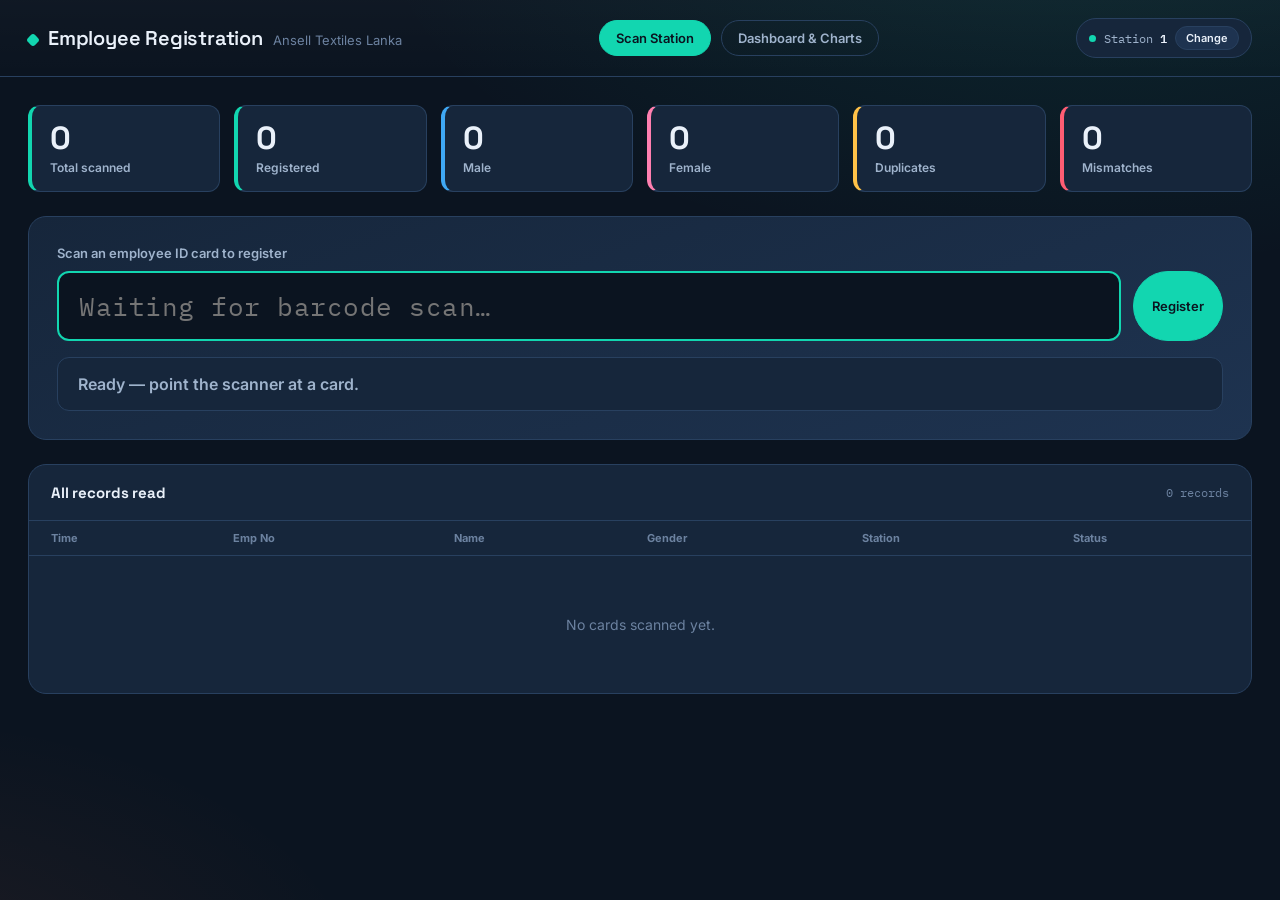
<file: index.html>
<!DOCTYPE html>
<html lang="en">
<head>
<meta charset="UTF-8">
<meta name="viewport" content="width=device-width, initial-scale=1.0">
<title>Employee Registration — Scan Station</title>
<link rel="preconnect" href="https://fonts.googleapis.com">
<link href="https://fonts.googleapis.com/css2?family=Space+Grotesk:wght@500;600;700&family=Inter:wght@400;500;600;700&family=IBM+Plex+Mono:wght@500;600&display=swap" rel="stylesheet">
<link rel="stylesheet" href="styles.css">
</head>
<body>

<div class="topbar">
  <div class="brand">
    <span class="mark"></span>
    <h1>Employee Registration</h1>
    <span>Ansell Textiles Lanka</span>
  </div>
  <div class="nav-links">
    <a href="index.html" class="active">Scan Station</a>
    <a href="dashboard.html">Dashboard &amp; Charts</a>
  </div>
  <div class="station-pill">
    <span class="dot-live"></span>
    <span>Station <b id="stationLabel">—</b></span>
    <button class="btn" id="changeStationBtn" style="padding:4px 10px; font-size:11px;">Change</button>
  </div>
</div>

<div class="page">

  <div class="stats">
    <div class="stat" style="--stat-color:var(--teal)">
      <div class="num" id="statTotal">0</div>
      <div class="lbl">Total scanned</div>
    </div>
    <div class="stat" style="--stat-color:var(--teal)">
      <div class="num" id="statRegistered">0</div>
      <div class="lbl">Registered</div>
    </div>
    <div class="stat" style="--stat-color:var(--male)">
      <div class="num" id="statMale">0</div>
      <div class="lbl">Male</div>
    </div>
    <div class="stat" style="--stat-color:var(--female)">
      <div class="num" id="statFemale">0</div>
      <div class="lbl">Female</div>
    </div>
    <div class="stat" style="--stat-color:var(--amber)">
      <div class="num" id="statDuplicate">0</div>
      <div class="lbl">Duplicates</div>
    </div>
    <div class="stat" style="--stat-color:var(--coral)">
      <div class="num" id="statMismatch">0</div>
      <div class="lbl">Mismatches</div>
    </div>
  </div>

  <div class="scan-panel">
    <div class="eyebrow">Scan an employee ID card to register</div>
    <div class="scan-row">
      <input class="scan-input" id="scanInput" type="text" placeholder="Waiting for barcode scan…" autocomplete="off" autofocus>
      <button class="btn primary" id="manualBtn">Register</button>
    </div>
    <div class="feedback" id="feedback">
      <span class="fb-main">Ready — point the scanner at a card.</span>
    </div>
  </div>

  <div class="panel">
    <div class="panel-head">
      <h2>All records read</h2>
      <span class="meta" id="tableMeta">0 records</span>
    </div>
    <div class="table-scroll">
      <table>
        <thead>
          <tr>
            <th>Time</th>
            <th>Emp No</th>
            <th>Name</th>
            <th>Gender</th>
            <th>Station</th>
            <th>Status</th>
          </tr>
        </thead>
        <tbody id="logBody"></tbody>
      </table>
      <div class="empty-state" id="emptyState">No cards scanned yet.</div>
    </div>
  </div>

</div>

<div class="toast" id="toast"></div>

<script src="config.js"></script>
<script src="app.js"></script>
</body>
</html>
</file>
<file: styles.css>
/* ==========================================================================
   Ansell Employee Registration — shared theme
   Industrial control-room palette: deep navy base, high-contrast status
   colors (each result gets one unambiguous color used everywhere: banner,
   table row edge, chart, stat card). Built for a factory-floor kiosk screen
   viewed at a distance, so type runs large and weights run heavy.
   ========================================================================== */

:root{
  --navy-950:#0B1420;
  --navy-900:#0F1B2D;
  --navy-800:#16263B;
  --navy-700:#1E3350;
  --navy-600:#2A4468;
  --line:#28405F;

  --ink:#EAF1FA;
  --ink-dim:#9FB3CC;
  --ink-faint:#6C82A0;

  --teal:#12D6B0;      /* Registered */
  --teal-dim:#0A6F5C;
  --amber:#FFC248;     /* Duplicate */
  --amber-dim:#8A6417;
  --coral:#FF5D73;     /* Mismatch */
  --coral-dim:#8E2B37;
  --slate:#8CA0BC;     /* Inactive */
  --slate-dim:#43536B;

  --male:#3FA8F4;
  --female:#FF7FB0;

  --accent:#FF7A45;

  --radius-lg:18px;
  --radius-md:12px;
  --radius-sm:8px;

  --font-display:'Space Grotesk', sans-serif;
  --font-body:'Inter', sans-serif;
  --font-mono:'IBM Plex Mono', monospace;
}

*{ box-sizing:border-box; }
html,body{ height:100%; }
body{
  margin:0;
  background:
    radial-gradient(1200px 600px at 85% -10%, rgba(18,214,176,0.10), transparent 60%),
    radial-gradient(900px 500px at -10% 110%, rgba(255,122,69,0.08), transparent 55%),
    var(--navy-950);
  color:var(--ink);
  font-family:var(--font-body);
  -webkit-font-smoothing:antialiased;
}

h1,h2,h3{
  font-family:var(--font-display);
  margin:0;
  letter-spacing:-0.01em;
}

a{ color:inherit; }

::selection{ background:var(--teal); color:var(--navy-950); }

/* focus visibility */
:focus-visible{ outline:2px solid var(--teal); outline-offset:2px; }

/* -------------------- top bar -------------------- */
.topbar{
  display:flex;
  align-items:center;
  justify-content:space-between;
  gap:16px;
  padding:18px 28px;
  border-bottom:1px solid var(--line);
  background:linear-gradient(180deg, rgba(255,255,255,0.02), transparent);
}
.brand{
  display:flex;
  align-items:baseline;
  gap:10px;
}
.brand .mark{
  width:10px; height:10px; border-radius:3px;
  background:var(--teal);
  display:inline-block;
  transform:rotate(45deg);
}
.brand h1{ font-size:20px; font-weight:600; }
.brand span{ color:var(--ink-faint); font-size:13px; }

.nav-links{ display:flex; gap:10px; align-items:center; }
.nav-links a{
  text-decoration:none;
  font-size:13px;
  font-weight:600;
  padding:9px 16px;
  border-radius:999px;
  border:1px solid var(--line);
  color:var(--ink-dim);
  transition:border-color .15s, color .15s;
}
.nav-links a.active, .nav-links a:hover{
  color:var(--navy-950);
  background:var(--teal);
  border-color:var(--teal);
}

.station-pill{
  display:flex; align-items:center; gap:8px;
  font-family:var(--font-mono);
  font-size:12px;
  color:var(--ink-dim);
  background:var(--navy-800);
  border:1px solid var(--line);
  padding:7px 12px;
  border-radius:999px;
}
.station-pill b{ color:var(--ink); font-weight:600; }
.dot-live{
  width:7px; height:7px; border-radius:50%;
  background:var(--teal);
  box-shadow:0 0 0 0 rgba(18,214,176,.6);
  animation:pulse 2s infinite;
}
@keyframes pulse{
  0%{ box-shadow:0 0 0 0 rgba(18,214,176,.55); }
  70%{ box-shadow:0 0 0 8px rgba(18,214,176,0); }
  100%{ box-shadow:0 0 0 0 rgba(18,214,176,0); }
}

/* -------------------- layout -------------------- */
.page{ max-width:1320px; margin:0 auto; padding:28px; }

/* -------------------- stat cards -------------------- */
.stats{
  display:grid;
  grid-template-columns:repeat(6,1fr);
  gap:14px;
  margin-bottom:24px;
}
@media (max-width:1100px){ .stats{ grid-template-columns:repeat(3,1fr);} }
@media (max-width:640px){ .stats{ grid-template-columns:repeat(2,1fr);} }

.stat{
  background:var(--navy-800);
  border:1px solid var(--line);
  border-left:4px solid var(--stat-color, var(--teal));
  border-radius:var(--radius-md);
  padding:16px 18px;
}
.stat .num{
  font-family:var(--font-display);
  font-size:32px;
  font-weight:700;
  line-height:1;
}
.stat .lbl{
  margin-top:6px;
  font-size:12px;
  color:var(--ink-dim);
  font-weight:600;
}

/* -------------------- scan panel -------------------- */
.scan-panel{
  background:linear-gradient(160deg, var(--navy-800), var(--navy-700));
  border:1px solid var(--line);
  border-radius:var(--radius-lg);
  padding:28px;
  margin-bottom:24px;
}
.scan-panel .eyebrow{
  font-size:13px;
  color:var(--ink-dim);
  font-weight:600;
  margin-bottom:10px;
}
.scan-row{
  display:flex;
  gap:12px;
}
.scan-input{
  flex:1;
  font-family:var(--font-mono);
  font-size:26px;
  padding:16px 20px;
  border-radius:var(--radius-md);
  border:2px solid var(--line);
  background:var(--navy-950);
  color:var(--ink);
  letter-spacing:0.02em;
}
.scan-input:focus{
  border-color:var(--teal);
  outline:none;
}

.feedback{
  margin-top:16px;
  border-radius:var(--radius-md);
  padding:16px 20px;
  display:flex;
  align-items:center;
  justify-content:space-between;
  gap:12px;
  font-weight:600;
  border:1px solid var(--line);
  background:var(--navy-800);
  color:var(--ink-dim);
  min-height:24px;
  transition:background .15s, border-color .15s, color .15s;
}
.feedback .fb-main{ font-size:16px; }
.feedback .fb-sub{ font-size:12px; font-weight:500; opacity:0.85; }
.feedback.registered{ background:rgba(18,214,176,0.14); border-color:var(--teal); color:var(--teal); }
.feedback.duplicate{ background:rgba(255,194,72,0.14); border-color:var(--amber); color:var(--amber); }
.feedback.mismatch{ background:rgba(255,93,115,0.14); border-color:var(--coral); color:var(--coral); }
.feedback.inactive{ background:rgba(140,160,188,0.14); border-color:var(--slate); color:var(--slate); }

/* -------------------- table -------------------- */
.panel{
  background:var(--navy-800);
  border:1px solid var(--line);
  border-radius:var(--radius-lg);
  overflow:hidden;
}
.panel-head{
  display:flex; align-items:center; justify-content:space-between;
  padding:18px 22px;
  border-bottom:1px solid var(--line);
}
.panel-head h2{ font-size:15px; }
.panel-head .meta{ font-size:12px; color:var(--ink-faint); font-family:var(--font-mono); }

table{ width:100%; border-collapse:collapse; }
thead th{
  text-align:left;
  font-size:11px;
  font-weight:700;
  color:var(--ink-faint);
  padding:10px 22px;
  border-bottom:1px solid var(--line);
  position:sticky; top:0;
  background:var(--navy-800);
}
tbody td{
  padding:11px 22px;
  font-size:13px;
  border-bottom:1px solid rgba(255,255,255,0.04);
  color:var(--ink-dim);
}
tbody tr td:first-child{ font-family:var(--font-mono); color:var(--ink-faint); }
tbody tr{ border-left:3px solid transparent; }
tbody tr.row-registered{ border-left-color:var(--teal); }
tbody tr.row-duplicate{ border-left-color:var(--amber); }
tbody tr.row-mismatch{ border-left-color:var(--coral); }
tbody tr.row-inactive{ border-left-color:var(--slate); }

.badge{
  display:inline-block;
  font-size:11px;
  font-weight:700;
  padding:4px 10px;
  border-radius:999px;
}
.badge.registered{ background:rgba(18,214,176,0.16); color:var(--teal); }
.badge.duplicate{ background:rgba(255,194,72,0.16); color:var(--amber); }
.badge.mismatch{ background:rgba(255,93,115,0.16); color:var(--coral); }
.badge.inactive{ background:rgba(140,160,188,0.16); color:var(--slate); }

.table-scroll{ max-height:520px; overflow:auto; }
.empty-state{ padding:60px 22px; text-align:center; color:var(--ink-faint); font-size:14px; }

/* -------------------- dashboard charts -------------------- */
.grid-2{ display:grid; grid-template-columns:1.1fr 1fr; gap:18px; margin-bottom:18px; }
.grid-3{ display:grid; grid-template-columns:repeat(3,1fr); gap:18px; margin-bottom:18px; }
@media (max-width:980px){ .grid-2, .grid-3{ grid-template-columns:1fr; } }

.chart-card{
  background:var(--navy-800);
  border:1px solid var(--line);
  border-radius:var(--radius-lg);
  padding:20px;
}
.chart-card h3{ font-size:14px; margin-bottom:14px; color:var(--ink); }
.chart-card canvas{ max-height:260px; }

/* -------------------- buttons / inputs -------------------- */
.btn{
  font-family:var(--font-body);
  font-weight:600;
  font-size:13px;
  padding:10px 18px;
  border-radius:999px;
  border:1px solid var(--line);
  background:var(--navy-700);
  color:var(--ink);
  cursor:pointer;
  transition:transform .1s, border-color .15s;
}
.btn:hover{ border-color:var(--teal); }
.btn:active{ transform:scale(0.97); }
.btn.primary{ background:var(--teal); color:var(--navy-950); border-color:var(--teal); }
.btn.accent{ background:var(--accent); color:var(--navy-950); border-color:var(--accent); }
.btn:disabled{ opacity:0.5; cursor:not-allowed; }

select, input[type="file"]{
  font-family:var(--font-body);
  background:var(--navy-950);
  color:var(--ink);
  border:1px solid var(--line);
  border-radius:var(--radius-sm);
  padding:8px 12px;
  font-size:13px;
}

.admin-panel{
  background:var(--navy-800);
  border:1px solid var(--line);
  border-radius:var(--radius-lg);
  padding:22px;
  margin-bottom:18px;
  display:flex;
  flex-wrap:wrap;
  gap:14px;
  align-items:center;
  justify-content:space-between;
}
.admin-panel .grp{ display:flex; gap:10px; align-items:center; flex-wrap:wrap; }
.admin-panel .desc{ font-size:12px; color:var(--ink-faint); max-width:320px; }

.toast{
  position:fixed;
  bottom:24px; left:50%; transform:translateX(-50%) translateY(20px);
  background:var(--navy-700);
  border:1px solid var(--line);
  padding:12px 20px;
  border-radius:999px;
  font-size:13px;
  font-weight:600;
  opacity:0;
  transition:opacity .2s, transform .2s;
  pointer-events:none;
  z-index:50;
}
.toast.show{ opacity:1; transform:translateX(-50%) translateY(0); }
</file>
